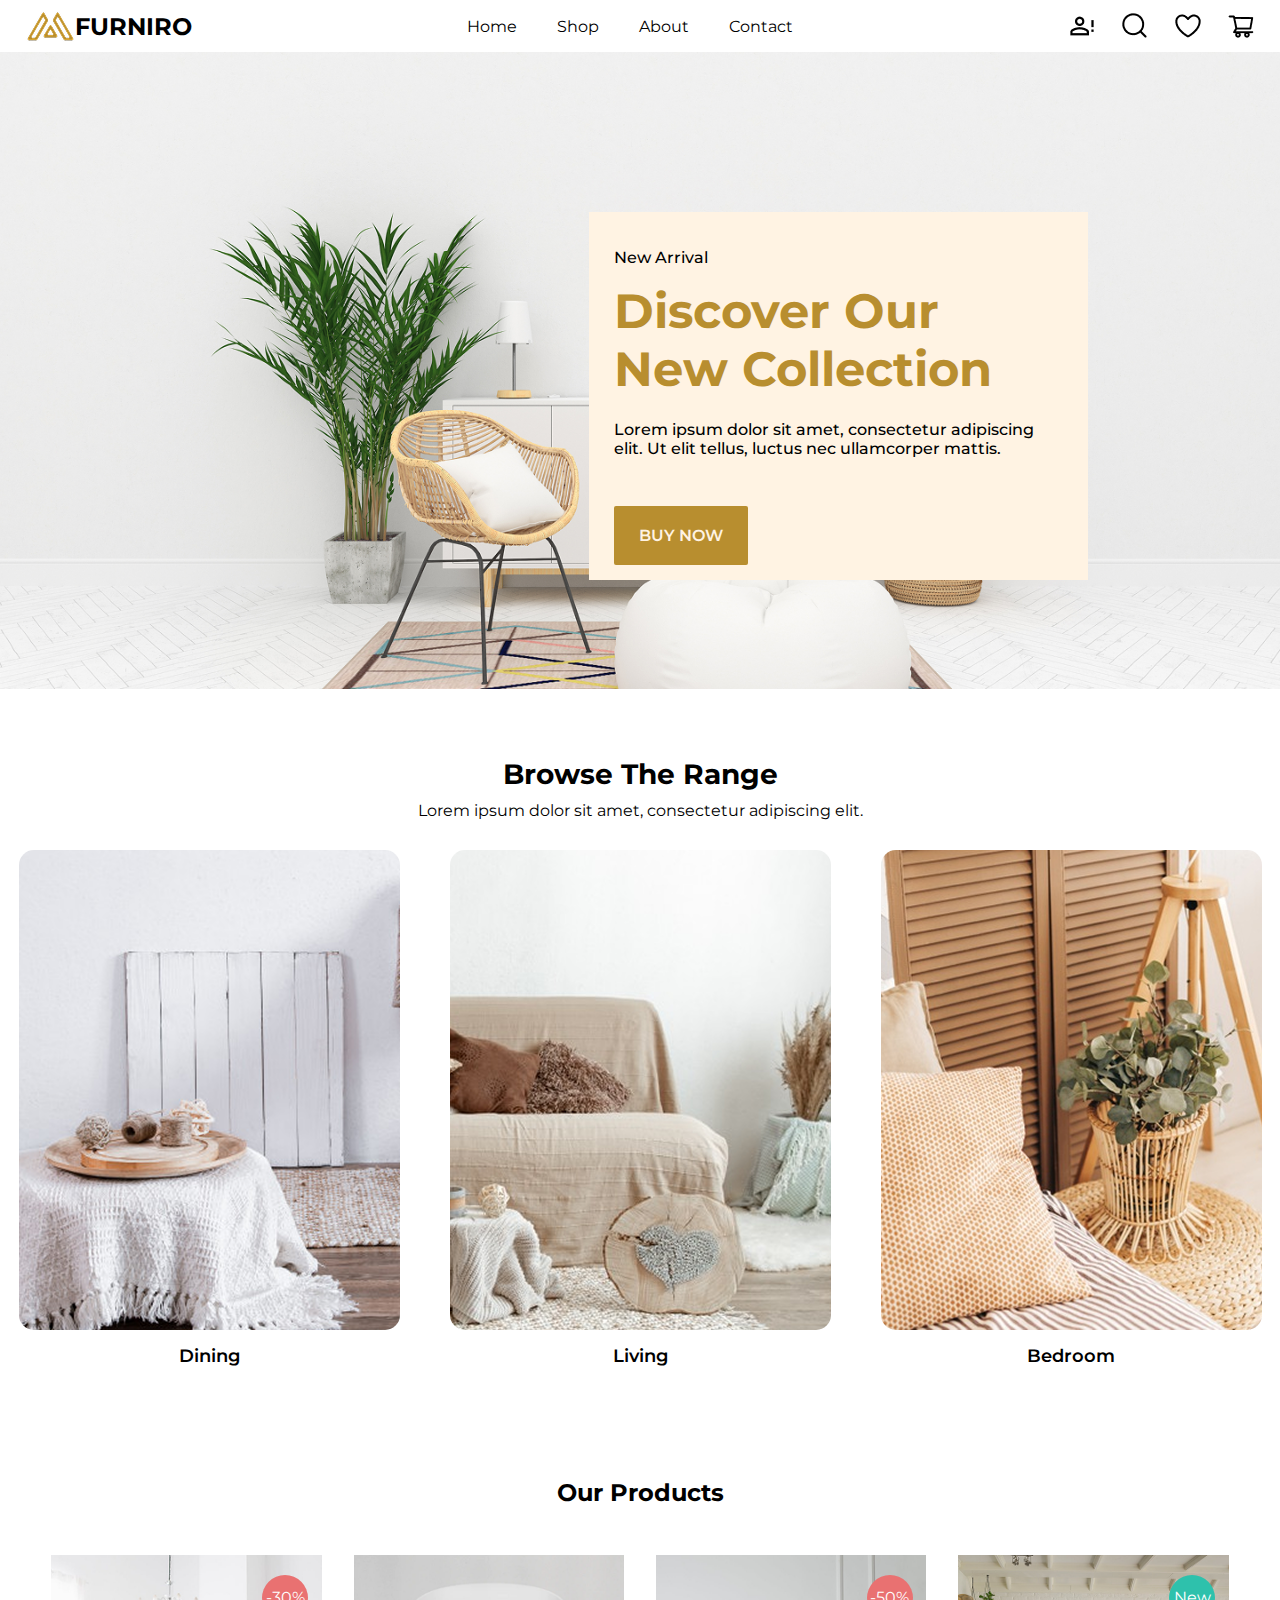
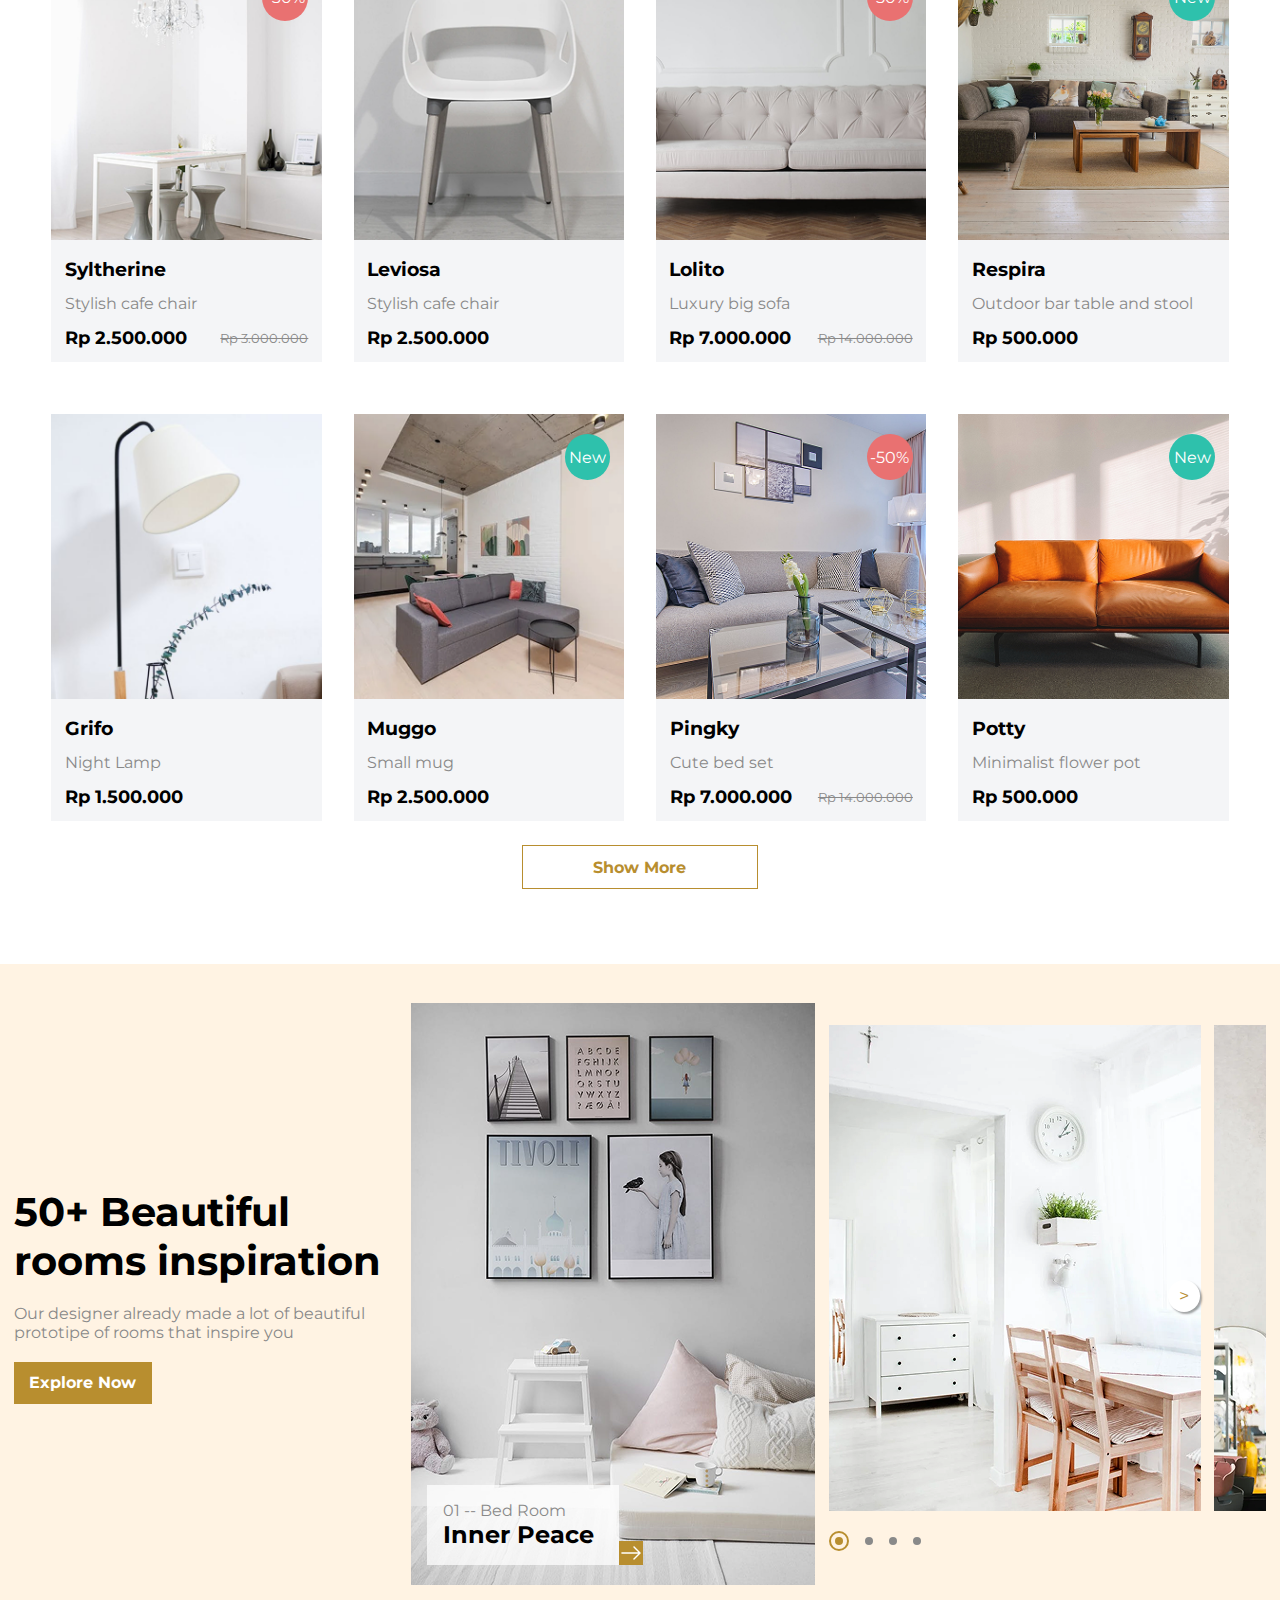
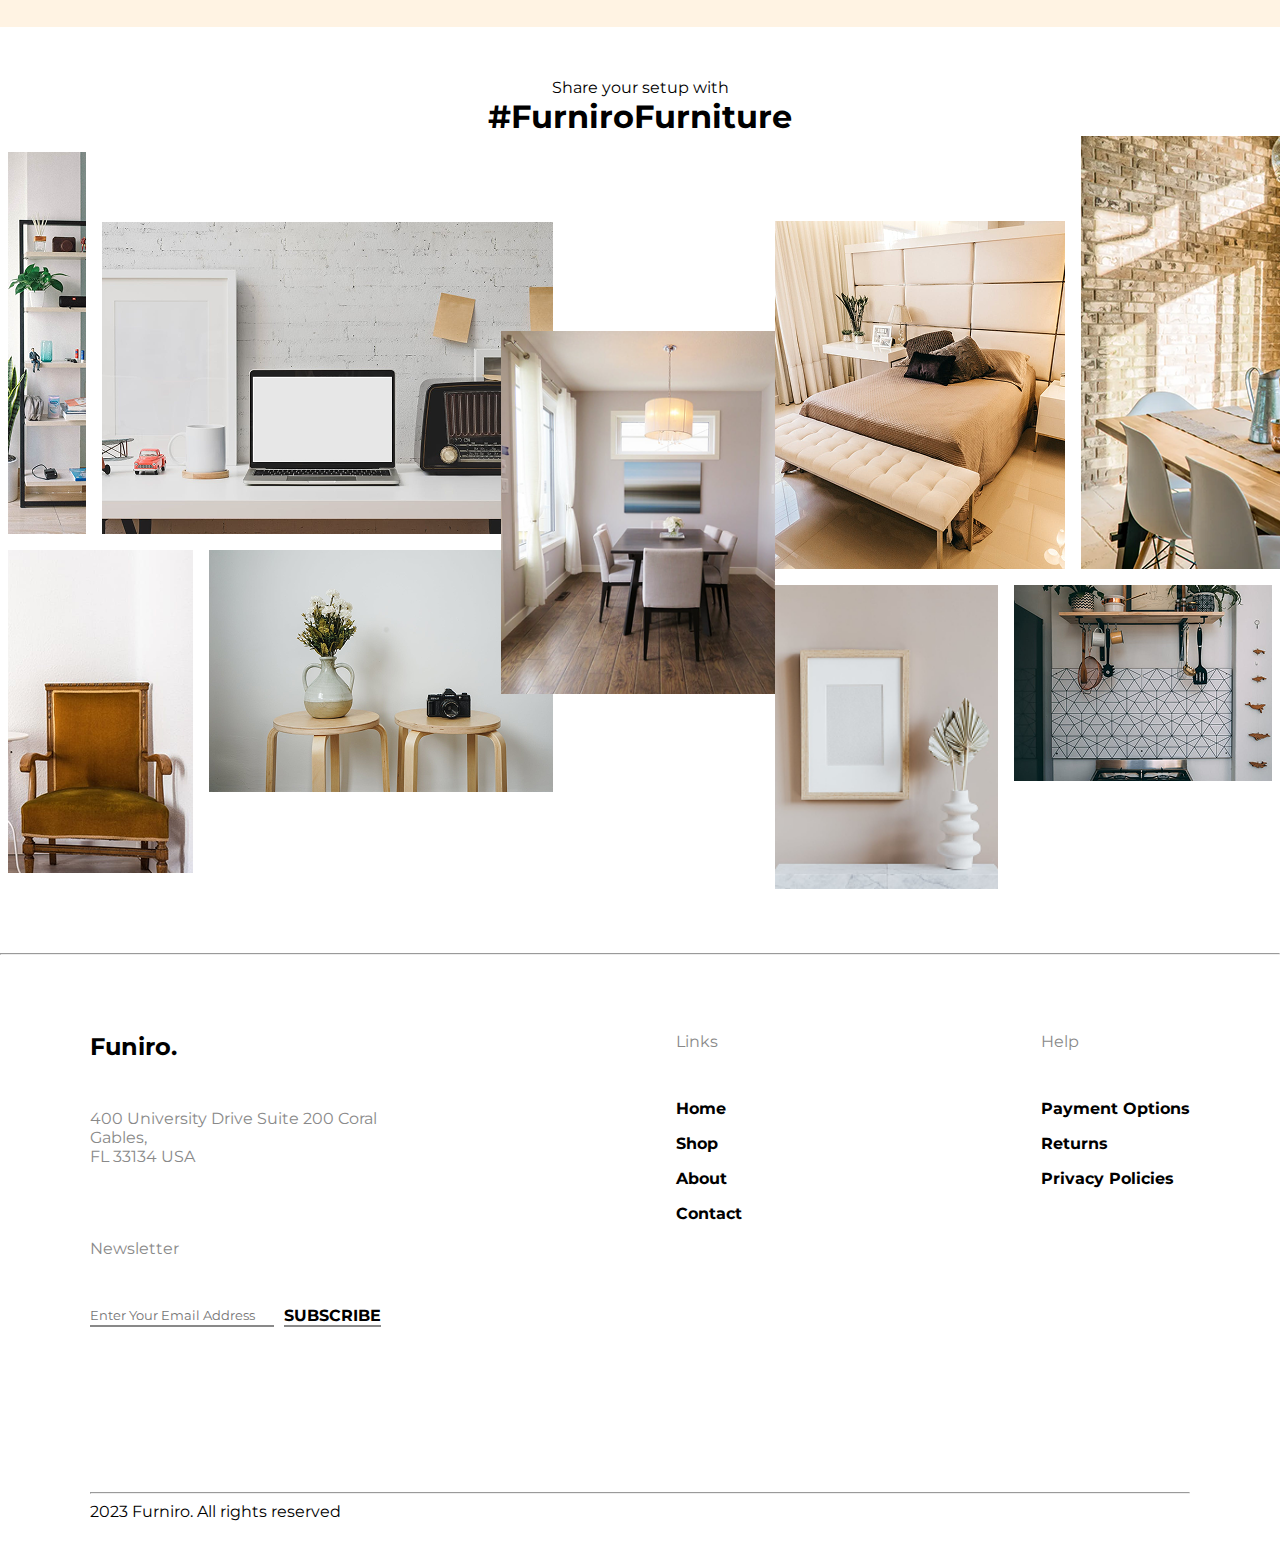
<file: index.html>
<!DOCTYPE html>
<html lang="en">
<head>
    <meta charset="UTF-8">
    <meta name="viewport" content="width=device-width, initial-scale=1.0">
    <title>Furniro</title>
    <link rel="stylesheet" href="style.css">
    <link rel="preconnect" href="https://fonts.googleapis.com">
    <link rel="preconnect" href="https://fonts.gstatic.com" crossorigin>
    <link href="https://fonts.googleapis.com/css2?family=Montserrat:ital,wght@0,100..900;1,100..900&display=swap" rel="stylesheet">
</head>
<body>
    
    <div class="nav-background">
        <div class="header-logo">
            <img src="icon/Meubel House_Logos-05.png" alt="">
            <p>FURNIRO</p>
        </div>

        <nav class="nav">
            <a href="index.html">Home</a>

            <a href="index2.html">Shop</a>

            <a href="">About</a>

            <a href="">Contact</a>
        </nav>

        <div class="icons">
            <img src="icon/mdi_account-alert-outline.png" alt="">

            <img src="icon/akar-icons_search.png" alt="">

            <img src="icon/akar-icons_heart.png" alt="">
            
            <img src="icon/ant-design_shopping-cart-outlined.png" alt="">
        </div>
    </div>

    <div class="banner-background">
        <img src="picture/main/scandinavian-interior-mockup-wall-decal-background 1.png" alt="" width="100%">
        <div class="banner">
            <p>New Arrival</p>
            <h1 id="color-B88E2F">Discover Our <br> New Collection</h1>
            <p id="desc-lorem">
                Lorem ipsum dolor sit amet, consectetur adipiscing elit.
                Ut elit tellus, luctus nec ullamcorper mattis.
            </p>
            <p class="btn-buynow"><a href="index2.html">BUY NOW</a></p>
        </div>
    </div>
    
    <div class="browsing">
        <div>
            <div class="browse-head">
                <span>
                    <p id="browse-head">Browse The Range</p>
                </span>
                <span>
                    <p>Lorem ipsum dolor sit amet, consectetur adipiscing elit.</p>
                </span>
            </div>

            <div class="browse-category">
                <div class="img-category">
                    <img src="picture/BrowseTheRange/image 106.png" alt="Dining">
                    <p>Dining</p>
                </div>

                <div class="img-category">
                    <img src="picture/BrowseTheRange/image 100.png" alt="Living">
                    <p>Living</p>
                </div>

                <div class="img-category">
                    <img src="picture/BrowseTheRange/image 101.png" alt="Bedroom">
                    <p>Bedroom</p>
                </div>
            </div>
        </div>
    </div>

    <div class="products">
        <h2>Our Products</h2>
        <div class="products-list">
            <div class="products-list-type">
                <div class="discount-badge">-30%</div>
                <img src="picture/OurProducts/image 1.png" alt="">
                <h3 class="products-name">Syltherine</h3>
                <p class="products-blur-name">Stylish cafe chair</p>
                <div class="pricing">
                    <div class="discount-price">Rp 2.500.000</div>
                    <div class="normal-price">Rp 3.000.000</div>
                </div>

                <div class="product-overlay">
                    <a href="" class="add-to-cart">Add to Cart</a>
                    <div class="product-action">
                        <span><p></p>Share</span>
                        <span><p></p>Compare</span>
                        <span><p></p>Like</span>
                    </div>
                </div>
            </div>

            <div class="products-list-type">
                <img src="picture/OurProducts/image 2.png" alt="">
                <h3 class="products-name">Leviosa</h3>
                <p class="products-blur-name">Stylish cafe chair</p>
                <div class="pricing">
                    <div class="discount-price">Rp 2.500.000</div>
                </div>

                <div class="product-overlay">
                    <a href="" class="add-to-cart">Add to Cart</a>
                    <div class="product-action">
                        <span><p></p>Share</span>
                        <span><p></p>Compare</span>
                        <span><p></p>Like</span>
                    </div>
                </div>
            </div>

            <div class="products-list-type">
                <div class="discount-badge">-50%</div>
                <img src="picture/OurProducts/image 3.png" alt="">
                <h3 class="products-name">Lolito</h3>
                <p class="products-blur-name">Luxury big sofa</p>
                <div class="pricing">
                    <div class="discount-price">Rp 7.000.000</div>
                    <div class="normal-price">Rp 14.000.000</div>
                </div>

                <div class="product-overlay">
                    <a href="" class="add-to-cart">Add to Cart</a>
                    <div class="product-action">
                        <span><p></p>Share</span>
                        <span><p></p>Compare</span>
                        <span><p></p>Like</span>
                    </div>
                </div>
            </div>

            <div class="products-list-type">
                <div class="new-badge">New</div>
                <img src="picture/OurProducts/image 4.png" alt="" style="object-fit: cover;">
                <h3 class="products-name">Respira</h3>
                <p class="products-blur-name">Outdoor bar table and stool</p>
                <div class="pricing">
                    <div class="discount-price">Rp 500.000</div>
                </div>

                <div class="product-overlay">
                    <a href="" class="add-to-cart">Add to Cart</a>
                    <div class="product-action">
                        <span><p></p>Share</span>
                        <span><p></p>Compare</span>
                        <span><p></p>Like</span>
                    </div>
                </div>
            </div>
        </div>
    </div>

    <div class="products">
        <div class="products-list">
            <div class="products-list-type">
                <img src="picture/OurProducts/Image 5.png" alt="">
                <h3 class="products-name">Grifo</h3>
                <p class="products-blur-name">Night Lamp</p>
                <div class="pricing">
                    <div class="discount-price">Rp 1.500.000</div>
                </div>

                <div class="product-overlay">
                    <a href="" class="add-to-cart">Add to Cart</a>
                    <div class="product-action">
                        <span><p></p>Share</span>
                        <span><p></p>Compare</span>
                        <span><p></p>Like</span>
                    </div>
                </div>
            </div>

            <div class="products-list-type">
                <div class="new-badge">New</div>
                <img src="picture/OurProducts/image 6.png" alt="">
                <h3 class="products-name">Muggo</h3>
                <p class="products-blur-name">Small mug</p>
                <div class="pricing">
                    <div class="discount-price">Rp 2.500.000</div>
                </div>

                <div class="product-overlay">
                    <a href="" class="add-to-cart">Add to Cart</a>
                    <div class="product-action">
                        <span><p></p>Share</span>
                        <span><p></p>Compare</span>
                        <span><p></p>Like</span>
                    </div>
                </div>
            </div>

            <div class="products-list-type">
                <div class="discount-badge">-50%</div>
                <img src="picture/OurProducts/image 7.png" alt="">
                <h3 class="products-name">Pingky</h3>
                <p class="products-blur-name">Cute bed set</p>
                <div class="pricing">
                    <div class="discount-price">Rp 7.000.000</div>
                    <div class="normal-price">Rp 14.000.000</div>
                </div>

                <div class="product-overlay">
                    <a href="" class="add-to-cart">Add to Cart</a>
                    <div class="product-action">
                        <span><p></p>Share</span>
                        <span><p></p>Compare</span>
                        <span><p></p>Like</span>
                    </div>
                </div>
            </div>

            <div class="products-list-type">
                <div class="new-badge">New</div>
                <img src="picture/OurProducts/image 8.png" alt="" style="object-fit: cover;">
                <h3 class="products-name">Potty</h3>
                <p class="products-blur-name">Minimalist flower pot</p>
                <div class="pricing">
                    <div class="discount-price">Rp 500.000</div>
                </div>

                <div class="product-overlay">
                    <a href="" class="add-to-cart">Add to Cart</a>
                    <div class="product-action">
                        <span><p></p>Share</span>
                        <span><p></p>Compare</span>
                        <span><p></p>Like</span>
                    </div>
                </div>
            </div>
        </div>
        <a id="btn-showmore" href="index2.html">
            <div class="btn-showmore">Show More</div>
        </a>
    </div>

    <div class="room-inspiration">
        <div class="room-inspiraiton-details">
            <h1 id="inspiration-text">50+ Beautiful rooms inspiration</h1>
            <p id="inspiration-desc">
                Our designer already made a lot of beautiful prototipe of rooms that inspire you
            </p>
            <div id="explore-style">
                <a class="btn-explore" href="">Explore Now</a>
            </div>
        </div>
        <div class="inspiration-room-card">
            <img src="picture/example/Rectangle 24.png" alt="">
            <div class="labeling">
                <div class="room-name">
                    <p id="name-room">01 -- Bed Room</p>
                    <h3 id="inner-peace">Inner Peace</h3>
                </div>
                <div class="room-arrow">
                    <img src="icon/Right 16px.png" alt="">
                </div>
            </div>
        </div>
        <div class="inspiration-img">
            <div>
                <img src="picture/example/Rectangle 25.png" alt="">
                <div class="slide-container">
                    <div class="slide-active">
                        <div class="slide-circle"></div>
                    </div>
                    <div class="slide-circle"></div>
                    <div class="slide-circle"></div>
                    <div class="slide-circle"></div>
                </div>
            </div>
        </div>
        <div class="inspiration-img">
            <div style="margin: 0 0 100% 0;">
                <img src="picture/example/Rectangle 26.png" alt="">
            </div>
        </div>
        <div class="slide-show">
            <a href=""> > </a>
        </div>
    </div>

    <div class="sharing-setup">
        <p>Share your setup with</p>
        <h1>#FurniroFurniture</h1>
        <div class="sharing-gallery">
            <div class="gallery">
                <div class="gallery-img-up">
                    <img src="picture/FuniroFurniture/Rectangle 36.png" alt="">
                    <img src="picture/FuniroFurniture/Rectangle 38.png" alt="">
                </div>
                <div class="gallery-img-bottom">
                    <img src="picture/FuniroFurniture/Rectangle 37.png" alt="">
                    <img src="picture/FuniroFurniture/Rectangle 39.png" alt="">
                </div>
            </div>

            <div class="gallery-img">
                <img src="picture/FuniroFurniture/Rectangle 40.png" alt="">
            </div>

            <div class="gallery">
                <div class="gallery-img-up">
                    <img src="picture/FuniroFurniture/Rectangle 43.png" alt="">
                    <img src="picture/FuniroFurniture/Rectangle 45.png" alt="">
                </div>
                <div class="gallery-img-bottom">
                    <img src="picture/FuniroFurniture/Rectangle 41.png" alt="">
                    <img src="picture/FuniroFurniture/Rectangle 44.png" alt="">
                </div>
            </div>
        </div>
    </div>

    <footer style="margin: 5% 0 0 0;">
        <hr>
        <div class="footer">
            <div class="footer-container">
                <div class="footer-column">
                    <h2 class="footer-logo">Funiro.</h2>
                    <p id="color-898989">
                        400 University Drive Suite 200 Coral <br>Gables,<br>
                        FL 33134 USA
                    </p>
                </div>

                <div class="footer-column">
                    <p class="column-title">Links</p>
                    <ul>
                        <li><a href="#">Home</a></li>
                        <li><a href="#">Shop</a></li>
                        <li><a href="#">About</a></li>
                        <li><a href="#">Contact</a></li>
                    </ul>
                </div>

                <div class="footer-column">
                    <p class="column-title">Help</p>
                    <ul>
                        <li><a href="#">Payment Options</a></li>
                        <li><a href="#">Returns</a></li>
                        <li><a href="#">Privacy Policies</a></li>
                    </ul>
                </div>

                <div class="footer-column">
                    <p class="column-title">Newsletter</p>
                    <div class="newsletter-form">
                        <input type="email" placeholder="Enter Your Email Address">
                        <a href="#">SUBSCRIBE</a>
                    </div>
                </div>
            </div> 

            <hr>
            <div class="footer-copyright">
                <p>2023 Furniro. All rights reserved</p>
            </div>
        </div>
    </footer>

</body>
</html>
</file>
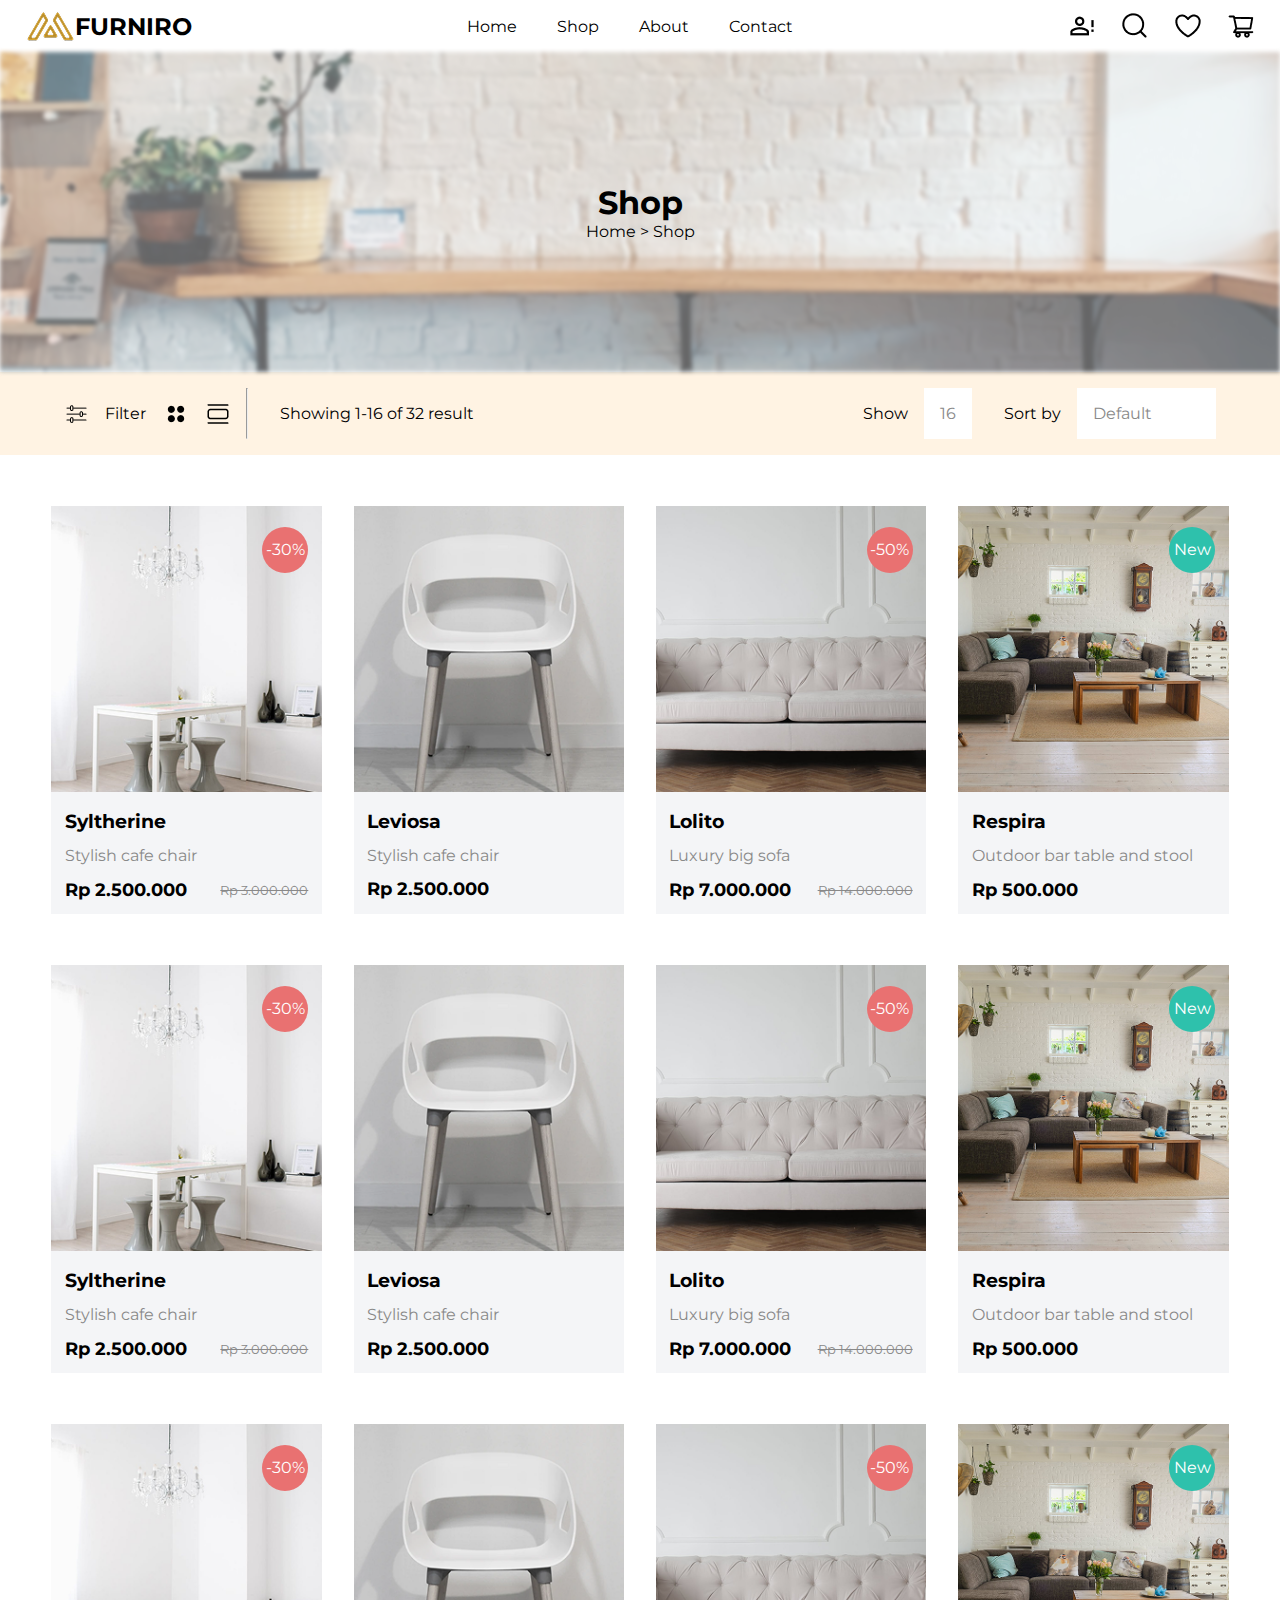
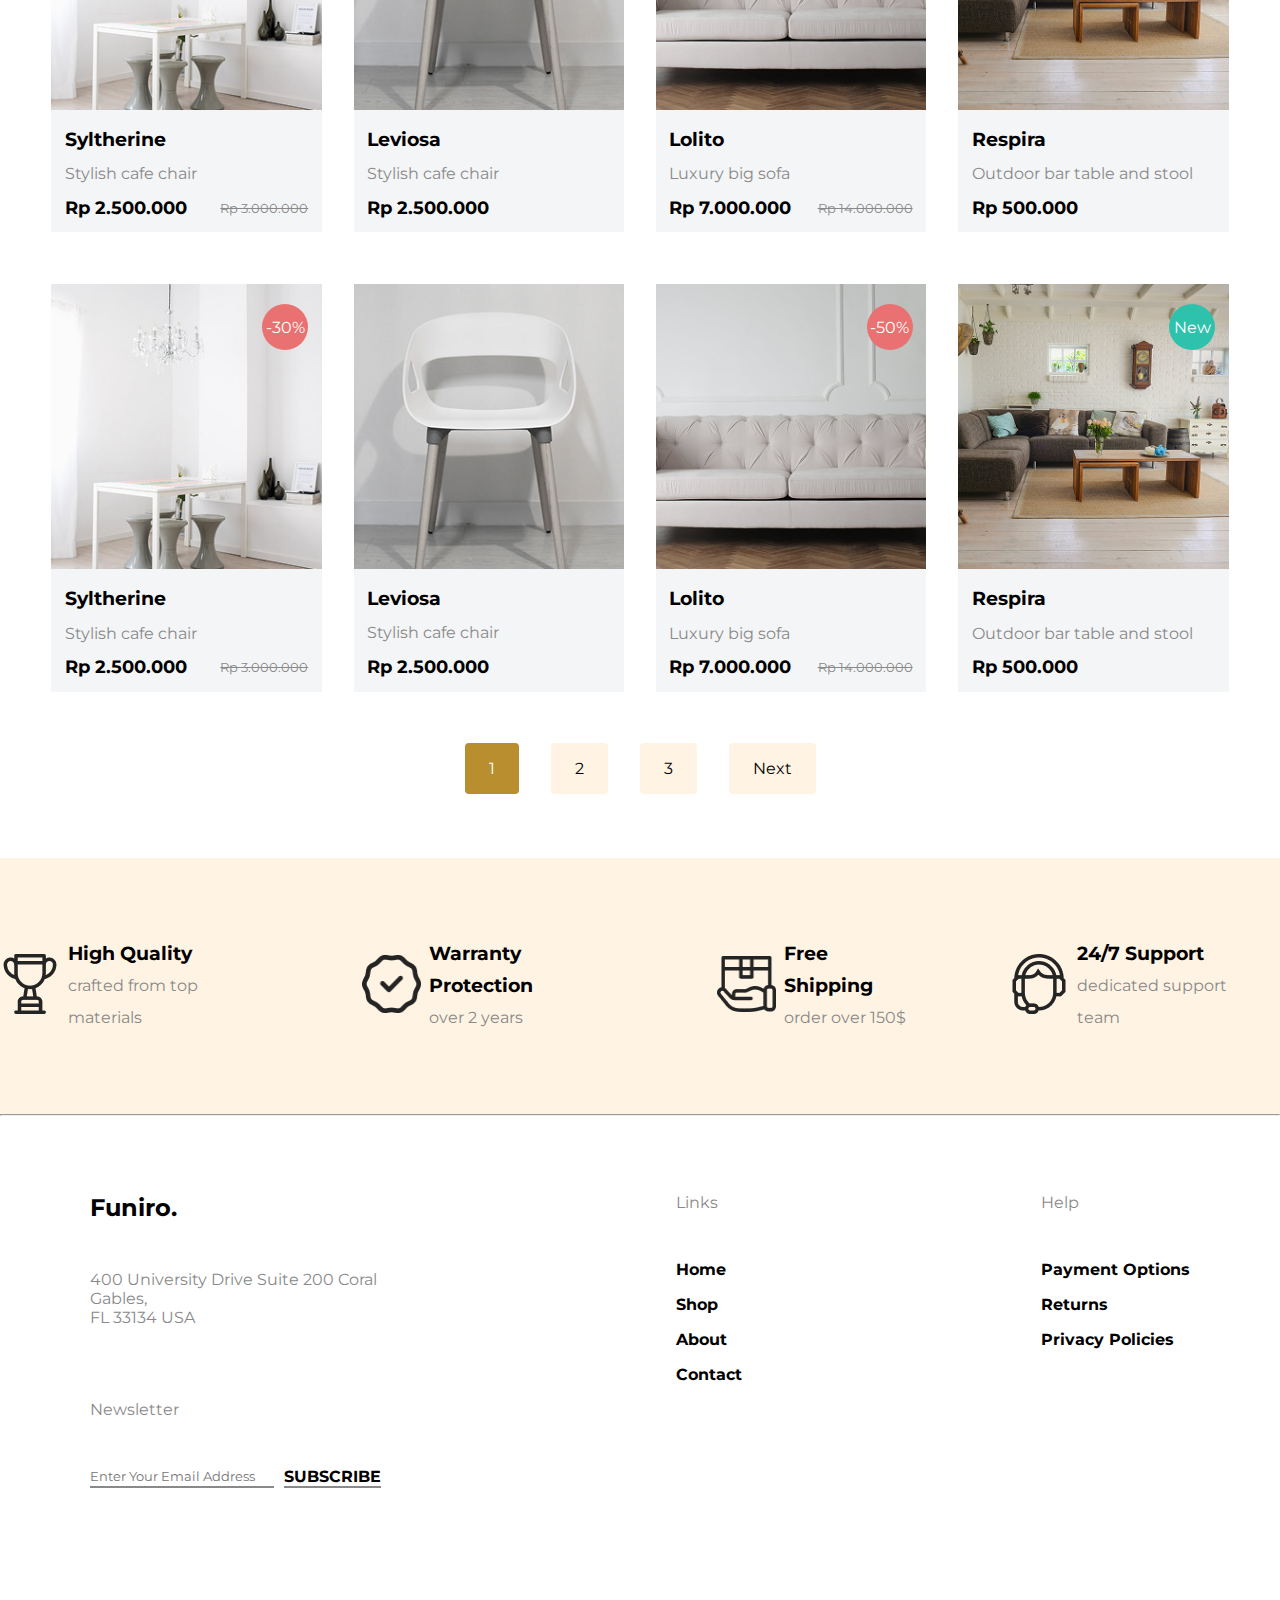
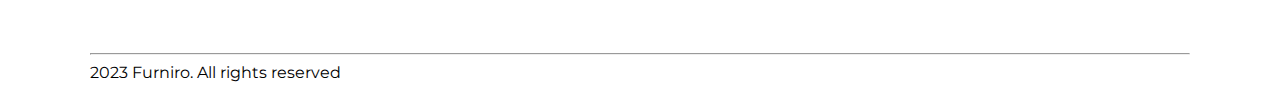
<file: index2.html>
<!DOCTYPE html>
<html lang="en">
<head>
    <meta charset="UTF-8">
    <meta name="viewport" content="width=device-width, initial-scale=1.0">
    <title>Furniro</title>
    <link rel="stylesheet" href="style.css">
    <link rel="preconnect" href="https://fonts.googleapis.com">
    <link rel="preconnect" href="https://fonts.gstatic.com" crossorigin>
    <link href="https://fonts.googleapis.com/css2?family=Montserrat:ital,wght@0,100..900;1,100..900&display=swap" rel="stylesheet">
</head>
<body>
    
    <div class="nav-background">
        <div class="header-logo">
            <img src="icon/Meubel House_Logos-05.png" alt="">
            <p>FURNIRO</p>
        </div>

        <nav class="nav">
            <a href="index.html">Home</a>

            <a href="index2.html">Shop</a>

            <a href="">About</a>

            <a href="">Contact</a>
        </nav>

        <div class="icons">
            <img src="icon/mdi_account-alert-outline.png" alt="">

            <img src="icon/akar-icons_search.png" alt="">

            <img src="icon/akar-icons_heart.png" alt="">
            
            <img src="icon/ant-design_shopping-cart-outlined.png" alt="">
        </div>
    </div>

    <div class="shop-img">
        <img src="picture/example/Rectangle 1.jpg" alt="">
        <div class="shop-label">
            <div>
                <h1>Shop</h1>
            </div>
            <div>
                <p>Home > <span>
                    Shop
                </span></p>
            </div>
        </div>
    </div>

    <div class="nav-filter">
        <div class="filter-left">
            <div class="filter-icons">
                <img src="icon/system-uicons_filtering.png" alt="">
                <p>Filter</p>
                <img src="icon/ci_grid-big-round.png" alt="">
                <img src="icon/bi_view-list.png" alt="">
            </div>
            <hr>
            <div style="margin: 1rem 2rem;">
                <p>Showing 1-16 of 32 result</p>
            </div>
        </div>
        <div class="result-right">
            <div class="result">
                <p>Show</p>
                <span id="result-box"><p>16</p></span>
            </div>
            <div class="result">
                <p>Sort by</p>
                <span id="result-box-2"><p>Default</p></span>
            </div>
        </div>
    </div>

    <div class="products">
        <div class="products-list">
            <div class="products-list-type">
                <div class="discount-badge">-30%</div>
                <img src="picture/OurProducts/image 1.png" alt="">
                <h3 class="products-name">Syltherine</h3>
                <p class="products-blur-name">Stylish cafe chair</p>
                <div class="pricing">
                    <div class="discount-price">Rp 2.500.000</div>
                    <div class="normal-price">Rp 3.000.000</div>
                </div>

                <div class="product-overlay">
                    <a href="index3.html" class="add-to-cart">Add to Cart</a>
                    <div class="product-action">
                        <span><p></p>Share</span>
                        <span><p></p>Compare</span>
                        <span><p></p>Like</span>
                    </div>
                </div>
            </div>

            <div class="products-list-type">
                <img src="picture/OurProducts/image 2.png" alt="">
                <h3 class="products-name">Leviosa</h3>
                <p class="products-blur-name">Stylish cafe chair</p>
                <div class="pricing">
                    <div class="discount-price">Rp 2.500.000</div>
                </div>

                <div class="product-overlay">
                    <a href="index3.html" class="add-to-cart">Add to Cart</a>
                    <div class="product-action">
                        <span><p></p>Share</span>
                        <span><p></p>Compare</span>
                        <span><p></p>Like</span>
                    </div>
                </div>
            </div>

            <div class="products-list-type">
                <div class="discount-badge">-50%</div>
                <img src="picture/OurProducts/image 3.png" alt="">
                <h3 class="products-name">Lolito</h3>
                <p class="products-blur-name">Luxury big sofa</p>
                <div class="pricing">
                    <div class="discount-price">Rp 7.000.000</div>
                    <div class="normal-price">Rp 14.000.000</div>
                </div>

                <div class="product-overlay">
                    <a href="index3.html" class="add-to-cart">Add to Cart</a>
                    <div class="product-action">
                        <span><p></p>Share</span>
                        <span><p></p>Compare</span>
                        <span><p></p>Like</span>
                    </div>
                </div>
            </div>

            <div class="products-list-type">
                <div class="new-badge">New</div>
                <img src="picture/OurProducts/image 4.png" alt="" style="object-fit: cover;">
                <h3 class="products-name">Respira</h3>
                <p class="products-blur-name">Outdoor bar table and stool</p>
                <div class="pricing">
                    <div class="discount-price">Rp 500.000</div>
                </div>

                <div class="product-overlay">
                    <a href="index3.html" class="add-to-cart">Add to Cart</a>
                    <div class="product-action">
                        <span><p></p>Share</span>
                        <span><p></p>Compare</span>
                        <span><p></p>Like</span>
                    </div>
                </div>
            </div>
        </div>
    </div>

    <div class="products">
        <div class="products-list">
            <div class="products-list-type">
                <div class="discount-badge">-30%</div>
                <img src="picture/OurProducts/image 1.png" alt="">
                <h3 class="products-name">Syltherine</h3>
                <p class="products-blur-name">Stylish cafe chair</p>
                <div class="pricing">
                    <div class="discount-price">Rp 2.500.000</div>
                    <div class="normal-price">Rp 3.000.000</div>
                </div>

                <div class="product-overlay">
                    <a href="index3.html" class="add-to-cart">Add to Cart</a>
                    <div class="product-action">
                        <span><p></p>Share</span>
                        <span><p></p>Compare</span>
                        <span><p></p>Like</span>
                    </div>
                </div>
            </div>

            <div class="products-list-type">
                <img src="picture/OurProducts/image 2.png" alt="">
                <h3 class="products-name">Leviosa</h3>
                <p class="products-blur-name">Stylish cafe chair</p>
                <div class="pricing">
                    <div class="discount-price">Rp 2.500.000</div>
                </div>

                <div class="product-overlay">
                    <a href="index3.html" class="add-to-cart">Add to Cart</a>
                    <div class="product-action">
                        <span><p></p>Share</span>
                        <span><p></p>Compare</span>
                        <span><p></p>Like</span>
                    </div>
                </div>
            </div>

            <div class="products-list-type">
                <div class="discount-badge">-50%</div>
                <img src="picture/OurProducts/image 3.png" alt="">
                <h3 class="products-name">Lolito</h3>
                <p class="products-blur-name">Luxury big sofa</p>
                <div class="pricing">
                    <div class="discount-price">Rp 7.000.000</div>
                    <div class="normal-price">Rp 14.000.000</div>
                </div>

                <div class="product-overlay">
                    <a href="index3.html" class="add-to-cart">Add to Cart</a>
                    <div class="product-action">
                        <span><p></p>Share</span>
                        <span><p></p>Compare</span>
                        <span><p></p>Like</span>
                    </div>
                </div>
            </div>

            <div class="products-list-type">
                <div class="new-badge">New</div>
                <img src="picture/OurProducts/image 4.png" alt="" style="object-fit: cover;">
                <h3 class="products-name">Respira</h3>
                <p class="products-blur-name">Outdoor bar table and stool</p>
                <div class="pricing">
                    <div class="discount-price">Rp 500.000</div>
                </div>

                <div class="product-overlay">
                    <a href="index3.html" class="add-to-cart">Add to Cart</a>
                    <div class="product-action">
                        <span><p></p>Share</span>
                        <span><p></p>Compare</span>
                        <span><p></p>Like</span>
                    </div>
                </div>
            </div>
        </div>
    </div>

    <div class="products">
        <div class="products-list">
            <div class="products-list-type">
                <div class="discount-badge">-30%</div>
                <img src="picture/OurProducts/image 1.png" alt="">
                <h3 class="products-name">Syltherine</h3>
                <p class="products-blur-name">Stylish cafe chair</p>
                <div class="pricing">
                    <div class="discount-price">Rp 2.500.000</div>
                    <div class="normal-price">Rp 3.000.000</div>
                </div>

                <div class="product-overlay">
                    <a href="index3.html" class="add-to-cart">Add to Cart</a>
                    <div class="product-action">
                        <span><p></p>Share</span>
                        <span><p></p>Compare</span>
                        <span><p></p>Like</span>
                    </div>
                </div>
            </div>

            <div class="products-list-type">
                <img src="picture/OurProducts/image 2.png" alt="">
                <h3 class="products-name">Leviosa</h3>
                <p class="products-blur-name">Stylish cafe chair</p>
                <div class="pricing">
                    <div class="discount-price">Rp 2.500.000</div>
                </div>

                <div class="product-overlay">
                    <a href="index3.html" class="add-to-cart">Add to Cart</a>
                    <div class="product-action">
                        <span><p></p>Share</span>
                        <span><p></p>Compare</span>
                        <span><p></p>Like</span>
                    </div>
                </div>
            </div>

            <div class="products-list-type">
                <div class="discount-badge">-50%</div>
                <img src="picture/OurProducts/image 3.png" alt="">
                <h3 class="products-name">Lolito</h3>
                <p class="products-blur-name">Luxury big sofa</p>
                <div class="pricing">
                    <div class="discount-price">Rp 7.000.000</div>
                    <div class="normal-price">Rp 14.000.000</div>
                </div>

                <div class="product-overlay">
                    <a href="index3.html" class="add-to-cart">Add to Cart</a>
                    <div class="product-action">
                        <span><p></p>Share</span>
                        <span><p></p>Compare</span>
                        <span><p></p>Like</span>
                    </div>
                </div>
            </div>

            <div class="products-list-type">
                <div class="new-badge">New</div>
                <img src="picture/OurProducts/image 4.png" alt="" style="object-fit: cover;">
                <h3 class="products-name">Respira</h3>
                <p class="products-blur-name">Outdoor bar table and stool</p>
                <div class="pricing">
                    <div class="discount-price">Rp 500.000</div>
                </div>

                <div class="product-overlay">
                    <a href="index3.html" class="add-to-cart">Add to Cart</a>
                    <div class="product-action">
                        <span><p></p>Share</span>
                        <span><p></p>Compare</span>
                        <span><p></p>Like</span>
                    </div>
                </div>
            </div>
        </div>
    </div>

    <div class="products">
        <div class="products-list">
            <div class="products-list-type">
                <div class="discount-badge">-30%</div>
                <img src="picture/OurProducts/image 1.png" alt="">
                <h3 class="products-name">Syltherine</h3>
                <p class="products-blur-name">Stylish cafe chair</p>
                <div class="pricing">
                    <div class="discount-price">Rp 2.500.000</div>
                    <div class="normal-price">Rp 3.000.000</div>
                </div>

                <div class="product-overlay">
                    <a href="index3.html" class="add-to-cart">Add to Cart</a>
                    <div class="product-action">
                        <span><p></p>Share</span>
                        <span><p></p>Compare</span>
                        <span><p></p>Like</span>
                    </div>
                </div>
            </div>

            <div class="products-list-type">
                <img src="picture/OurProducts/image 2.png" alt="">
                <h3 class="products-name">Leviosa</h3>
                <p class="products-blur-name">Stylish cafe chair</p>
                <div class="pricing">
                    <div class="discount-price">Rp 2.500.000</div>
                </div>

                <div class="product-overlay">
                    <a href="index3.html" class="add-to-cart">Add to Cart</a>
                    <div class="product-action">
                        <span><p></p>Share</span>
                        <span><p></p>Compare</span>
                        <span><p></p>Like</span>
                    </div>
                </div>
            </div>

            <div class="products-list-type">
                <div class="discount-badge">-50%</div>
                <img src="picture/OurProducts/image 3.png" alt="">
                <h3 class="products-name">Lolito</h3>
                <p class="products-blur-name">Luxury big sofa</p>
                <div class="pricing">
                    <div class="discount-price">Rp 7.000.000</div>
                    <div class="normal-price">Rp 14.000.000</div>
                </div>

                <div class="product-overlay">
                    <a href="index3.html" class="add-to-cart">Add to Cart</a>
                    <div class="product-action">
                        <span><p></p>Share</span>
                        <span><p></p>Compare</span>
                        <span><p></p>Like</span>
                    </div>
                </div>
            </div>

            <div class="products-list-type">
                <div class="new-badge">New</div>
                <img src="picture/OurProducts/image 4.png" alt="" style="object-fit: cover;">
                <h3 class="products-name">Respira</h3>
                <p class="products-blur-name">Outdoor bar table and stool</p>
                <div class="pricing">
                    <div class="discount-price">Rp 500.000</div>
                </div>

                <div class="product-overlay">
                    <a href="index3.html" class="add-to-cart">Add to Cart</a>
                    <div class="product-action">
                        <span><p></p>Share</span>
                        <span><p></p>Compare</span>
                        <span><p></p>Like</span>
                    </div>
                </div>
            </div>
        </div>
    </div>

    <div class="pagination">
        <div class="pagination-list">
            <div id="pagination-selected"><a href="">
                1
            </a></div>
            <div id="pagination-unselected"><a href="">
                2
            </a></div>
            <div id="pagination-unselected"><a href="">
                3
            </a></div>
            <div id="pagination-unselected"><a href="">
                Next
            </a></div>
        </div>
    </div>

    <div class="quality-banner">
        <div class="banner-listing">
            <div class="quality-banner-type">
                <div>
                    <img src="icon/trophy 1.png" alt="">
                </div>
                <div id="spacing">
                    <h3>High Quality</h3>
                    <p><span id="color-898989">crafted from top materials</span></p>
                </div>
            </div>

            <div class="quality-banner-type">
                <div>
                    <img src="icon/guarantee.png" alt="">
                </div>
                <div id="spacing">
                    <h3>Warranty Protection</h3>
                    <p><span id="color-898989">over 2 years</span></p>
                </div>
            </div>

            <div class="quality-banner-type">
                <div>
                    <img src="icon/shipping.png" alt="">
                </div>
                <div id="spacing">
                    <h3>Free Shipping</h3>
                    <p><span id="color-898989">order over 150$</span></p>
                </div>
            </div>

            <div class="quality-banner-type">
                <div>
                    <img src="icon/customer-support.png" alt="">
                </div>
                <div id="spacing">
                    <h3>24/7 Support</h3>
                    <p><span id="color-898989">dedicated support team</span></p>
                </div>
            </div>
        </div>
    </div>

    <footer>
        <hr>
        <div class="footer">
            <div class="footer-container">
                <div class="footer-column">
                    <h2 class="footer-logo">Funiro.</h2>
                    <p id="color-898989">
                        400 University Drive Suite 200 Coral <br>Gables,<br>
                        FL 33134 USA
                    </p>
                </div>

                <div class="footer-column">
                    <p class="column-title">Links</p>
                    <ul>
                        <li><a href="#">Home</a></li>
                        <li><a href="#">Shop</a></li>
                        <li><a href="#">About</a></li>
                        <li><a href="#">Contact</a></li>
                    </ul>
                </div>

                <div class="footer-column">
                    <p class="column-title">Help</p>
                    <ul>
                        <li><a href="#">Payment Options</a></li>
                        <li><a href="#">Returns</a></li>
                        <li><a href="#">Privacy Policies</a></li>
                    </ul>
                </div>

                <div class="footer-column">
                    <p class="column-title">Newsletter</p>
                    <div class="newsletter-form">
                        <input type="email" placeholder="Enter Your Email Address">
                        <a href="#">SUBSCRIBE</a>
                    </div>
                </div>
            </div> 

            <hr>
            <div class="footer-copyright">
                <p>2023 Furniro. All rights reserved</p>
            </div>
        </div>
    </footer>

</body>
</html>
</file>
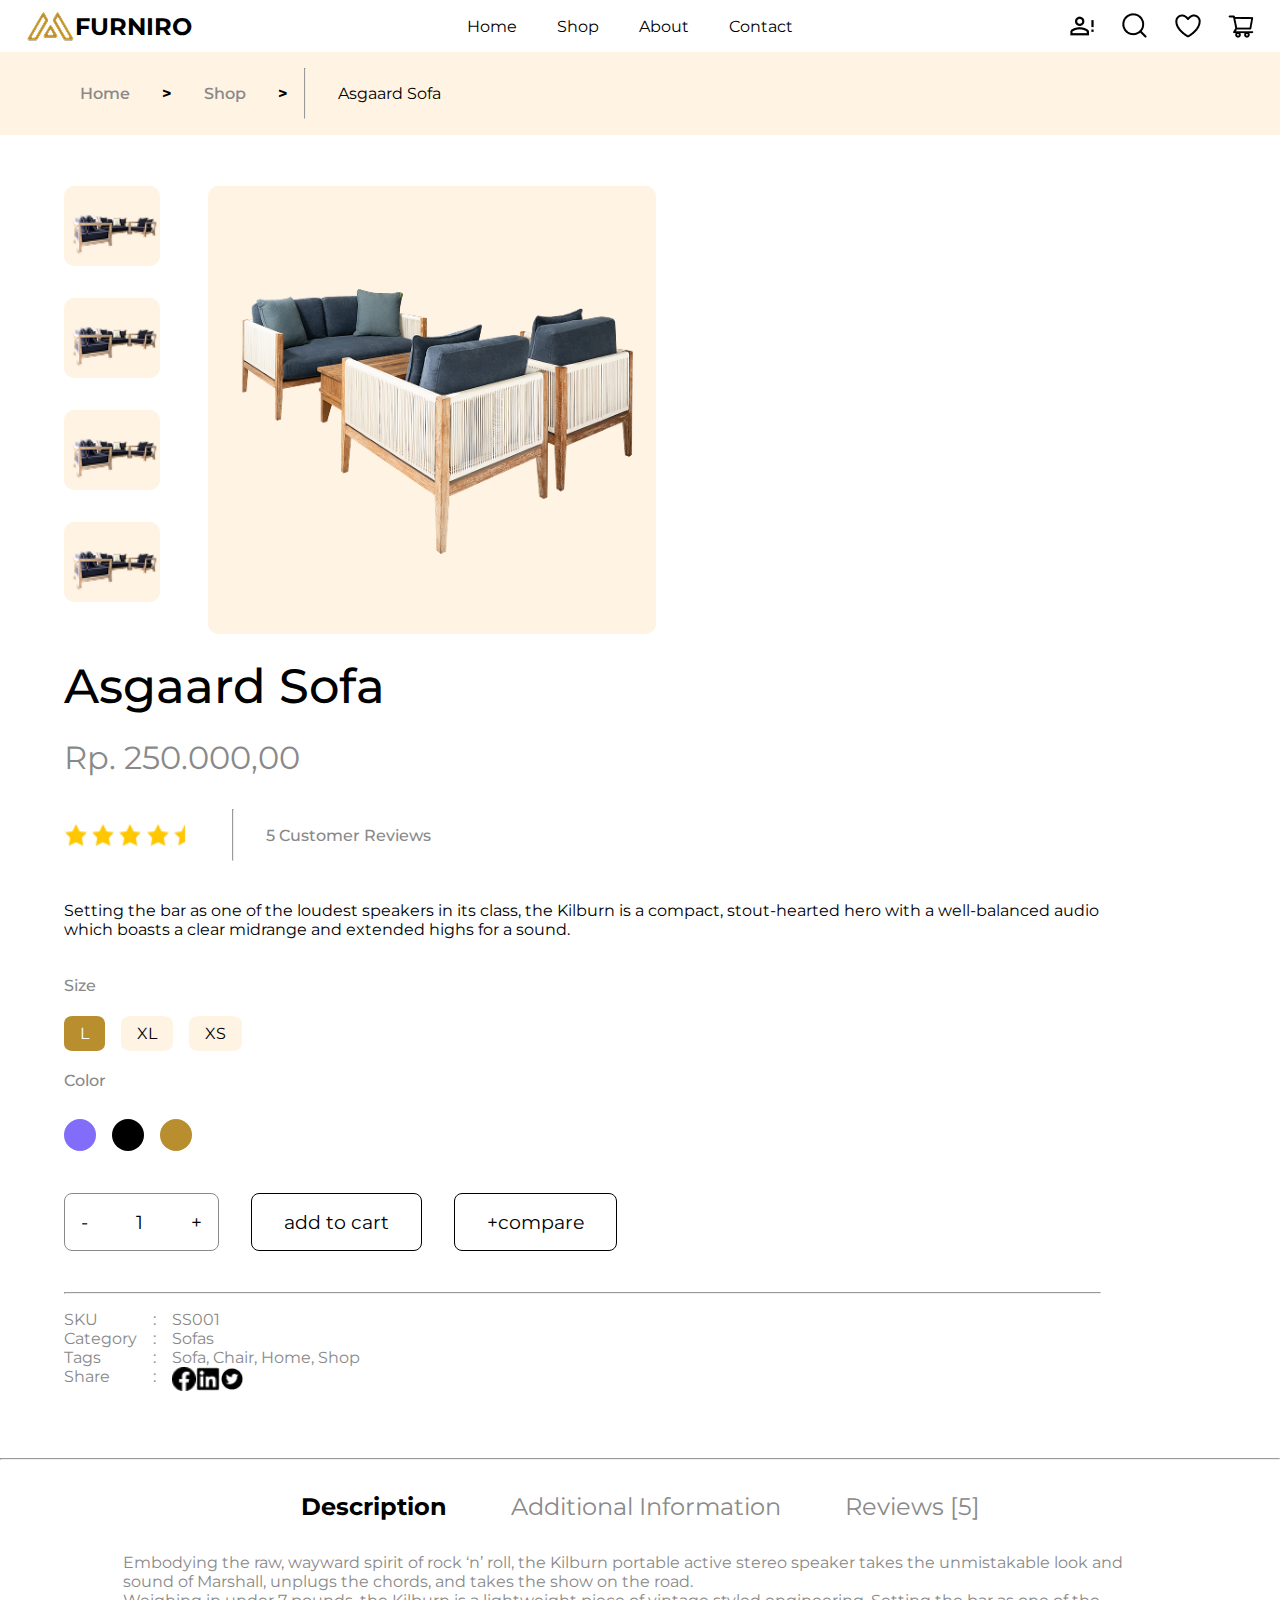
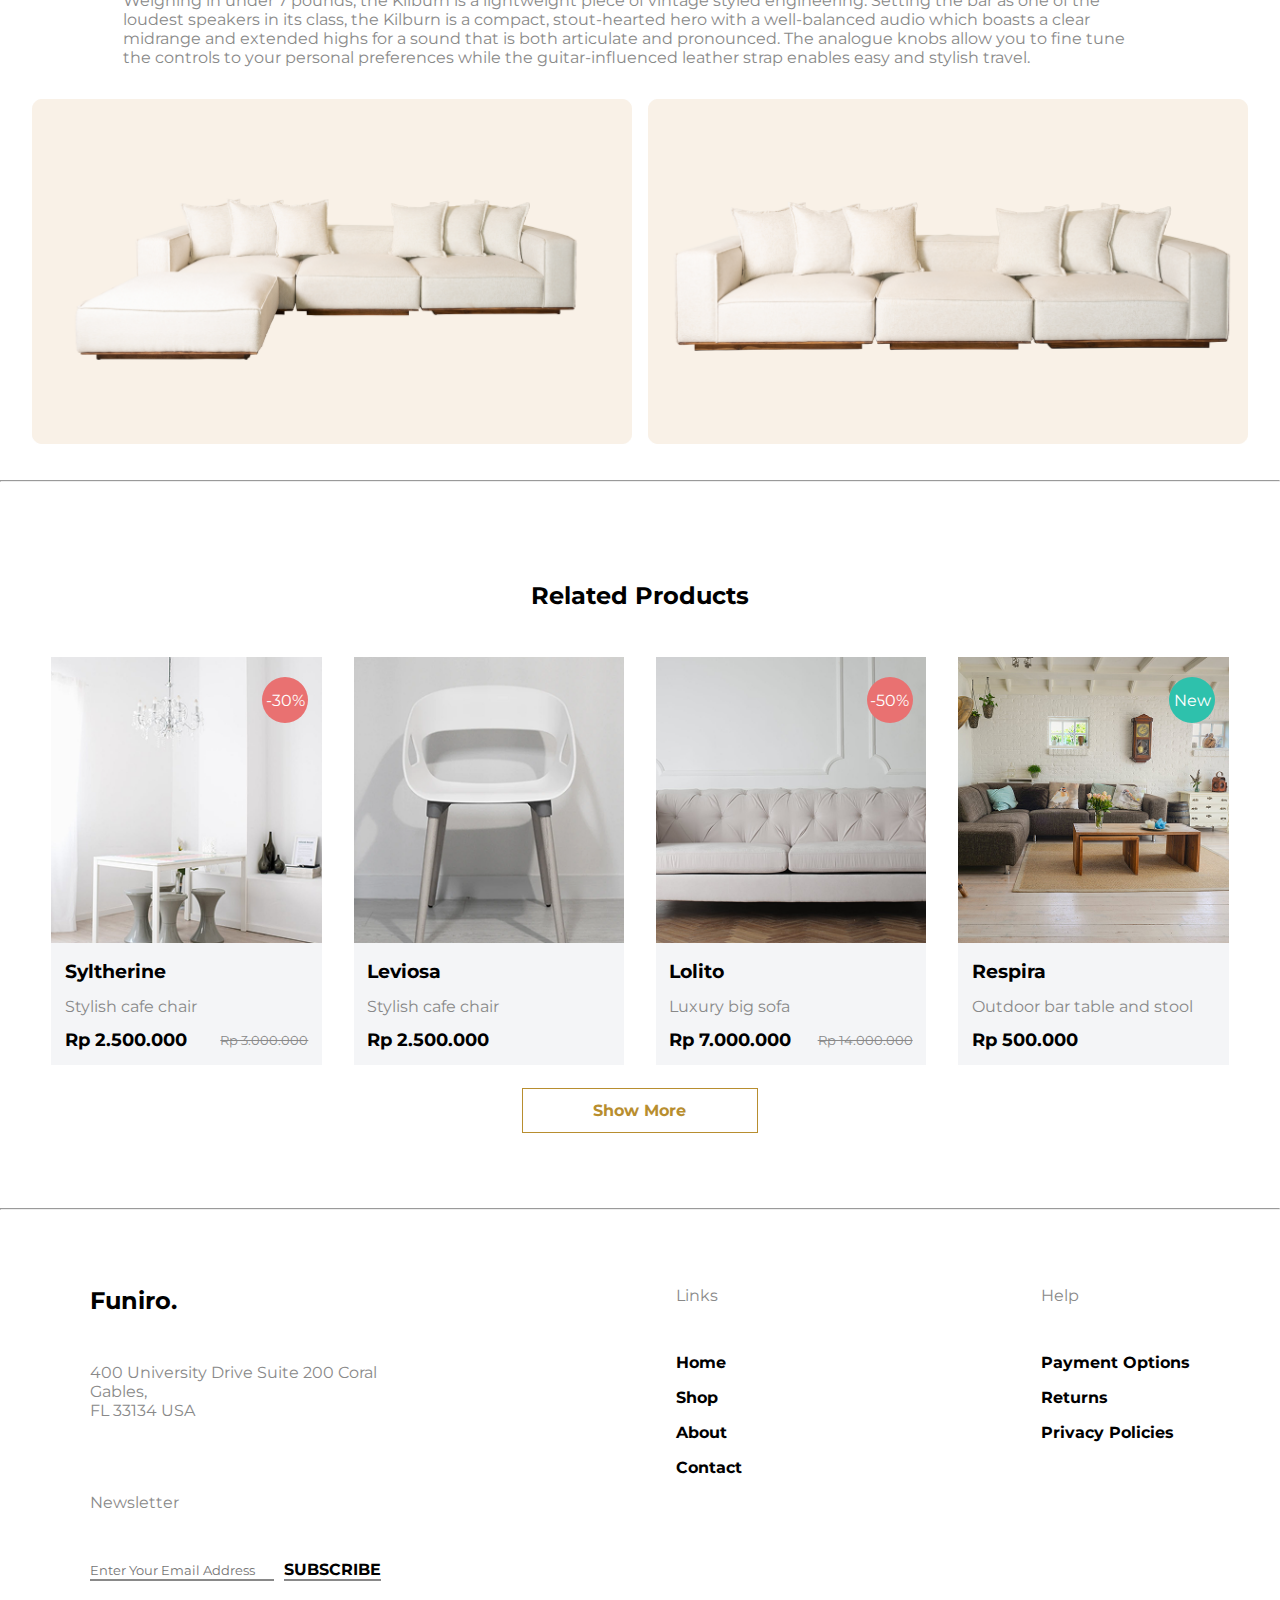
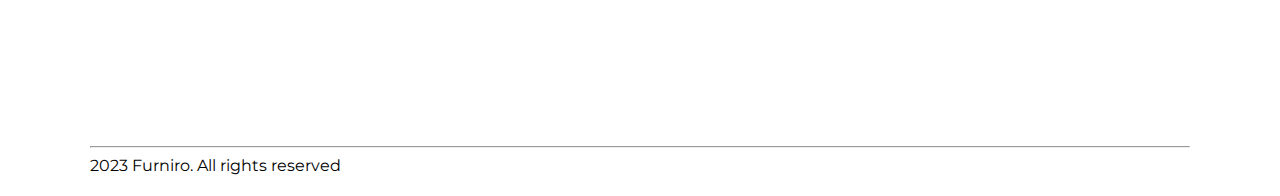
<file: Index3.html>
<!DOCTYPE html>
<html lang="en">
<head>
    <meta charset="UTF-8">
    <meta name="viewport" content="width=device-width, initial-scale=1.0">
    <title>Furniro</title>
    <link rel="stylesheet" href="style.css">
    <link rel="preconnect" href="https://fonts.googleapis.com">
    <link rel="preconnect" href="https://fonts.gstatic.com" crossorigin>
    <link href="https://fonts.googleapis.com/css2?family=Montserrat:ital,wght@0,100..900;1,100..900&display=swap" rel="stylesheet">
</head>
<body>
    
    <div class="nav-background">
        <div class="header-logo">
            <img src="icon/Meubel House_Logos-05.png" alt="">
            <p>FURNIRO</p>
        </div>

        <nav class="nav">
            <a href="index.html">Home</a>

            <a href="index2.html">Shop</a>

            <a href="">About</a>

            <a href="">Contact</a>
        </nav>

        <div class="icons">
            <img src="icon/mdi_account-alert-outline.png" alt="">

            <img src="icon/akar-icons_search.png" alt="">

            <img src="icon/akar-icons_heart.png" alt="">
            
            <img src="icon/ant-design_shopping-cart-outlined.png" alt="">
        </div>
    </div>


    <div class="nav-filter">
        <div class="filter-left">
            <div class="filter-icons">
                <div><a href="index.html">Home</a></div>
                <span>></span>
                <div><a href="index2.html">Shop</a></div>
                <span>></span>
            </div>
            <hr>
            <div style="margin: 1rem 2rem;">
                <p>Asgaard Sofa</p>
            </div>
        </div>
    </div>

    <div class="product-container">
        <div class="product-gallery">
            <div class="gallery-list">
                <div class="gallery-box"><img src="picture/AsgaardSofa/Outdoor sofa set 2.png" alt=""></div>
                <div class="gallery-box"><img src="picture/AsgaardSofa/Outdoor sofa set 2.png" alt=""></div>
                <div class="gallery-box"><img src="picture/AsgaardSofa/Outdoor sofa set 2.png" alt=""></div>
                <div class="gallery-box"><img src="picture/AsgaardSofa/Outdoor sofa set 2.png" alt=""></div>
            </div>
            <div class="main-wrapper">
                <div class="main-image">
                    <img src="picture/AsgaardSofa/Asgaard sofa 3.png" alt="">
                </div>
            </div>
        </div>

        <div class="product-info">
            <p class="product-header">Asgaard Sofa</p>
            <p class="product-price">Rp. 250.000,00</p>

            <div class="rating">
                <div class="star-rating">
                    <img src="icon/dashicons_star-filled.png" alt="">
                    <img src="icon/dashicons_star-filled.png" alt="">
                    <img src="icon/dashicons_star-filled.png" alt="">
                    <img src="icon/dashicons_star-filled.png" alt="">
                    <img src="icon/carbon_star-half.png" alt="">
                </div>
                <hr style="height: 50px;">
                <div>
                    <p><span id="customer-reviews">5 Customer Reviews</span></p>
                </div>
            </div>

            <div class="product-desc">
                <p>Setting the bar as one of the loudest speakers in its class, the Kilburn is a compact, stout-hearted hero with a well-balanced audio which boasts a clear midrange and extended highs for a sound.</p>
                <div class="size">
                    <p><span id="customer-reviews">Size</span></p>
                    <div class="size-option">
                        <div><a id="size-active" href="">L</a></div>
                        <div><a id="size-unactive" href="">XL</a></div>
                        <div><a id="size-unactive" href="">XS</a></div>
                    </div>
                </div>

                <div class="color">
                    <p><span id="customer-reviews">Color</span></p>
                    <div class="color-option">
                        <div class="color-circle-blue"></div>
                        <div class="color-circle-black"></div>
                        <div class="color-circle-golden"></div>
                    </div>
                </div>

                <div class="product-additional">
                    <div class="product-additional-list">
                        <div class="product-addition-subtraction">
                            <div>-</div>
                            <div>1</div>
                            <div>+</div>
                        </div>

                        <div class="product-to-cart">
                            <div>add to cart</div>
                        </div>

                        <div class="product-compare">
                            <div>+</div>
                            <div>compare</div>
                        </div>
                    </div>
                </div>

                <hr>

                <div class="product-detail2">
                    <div>
                        <div>SKU</div>
                        <div>Category</div>
                        <div>Tags</div>
                        <div>Share</div>
                    </div>

                    <div>
                        <div>:</div>
                        <div>:</div>
                        <div>:</div>
                        <div>:</div>
                    </div>

                    <div>
                        <div>SS001</div>
                        <div>Sofas</div>
                        <div>Sofa, Chair, Home, Shop</div>
                        <div class="share-icon">
                            <img src="icon/akar-icons_facebook-fill.png" alt="">
                            <img src="icon/akar-icons_linkedin-box-fill.png" alt="">
                            <img src="icon/ant-design_twitter-circle-filled.png" alt="">
                        </div>
                    </div>
                </div>
            </div>
        </div>
    </div>

    <hr>

        <div class="description">
            <div class="description-tabs">
                <div class="selected">Description</div>
                <div class="unselected">Additional Information</div>
                <div class="unselected">Reviews [5]</div>
            </div>

            <div class="description-content">
                <p>Embodying the raw, wayward spirit of rock ‘n’ roll, the Kilburn portable active stereo speaker takes the unmistakable look and sound of Marshall, unplugs the chords, and takes the show on the road.</p>
                <p>Weighing in under 7 pounds, the Kilburn is a lightweight piece of vintage styled engineering. Setting the bar as one of the loudest speakers in its class, the Kilburn is a compact, stout-hearted hero with a well-balanced audio which boasts a clear midrange and extended highs for a sound that is both articulate and pronounced. The analogue knobs allow you to fine tune the controls to your personal preferences while the guitar-influenced leather strap enables easy and stylish travel.</p>
            </div>

            <div class="product-images">
                <div><img src="picture/AsgaardSofa/cloud-sofa1.png" alt=""></div>
                <div><img src="picture/AsgaardSofa/cloud-sofa2.png" alt=""></div>
            </div>
        </div>

    <hr>

    <div class="products">
        <h2>Related Products</h2>
        <div class="products-list">
            <div class="products-list-type">
                <div class="discount-badge">-30%</div>
                <img src="picture/OurProducts/image 1.png" alt="">
                <h3 class="products-name">Syltherine</h3>
                <p class="products-blur-name">Stylish cafe chair</p>
                <div class="pricing">
                    <div class="discount-price">Rp 2.500.000</div>
                    <div class="normal-price">Rp 3.000.000</div>
                </div>

                <div class="product-overlay">
                    <a href="" class="add-to-cart">Add to Cart</a>
                    <div class="product-action">
                        <span><p></p>Share</span>
                        <span><p></p>Compare</span>
                        <span><p></p>Like</span>
                    </div>
                </div>
            </div>

            <div class="products-list-type">
                <img src="picture/OurProducts/image 2.png" alt="">
                <h3 class="products-name">Leviosa</h3>
                <p class="products-blur-name">Stylish cafe chair</p>
                <div class="pricing">
                    <div class="discount-price">Rp 2.500.000</div>
                </div>

                <div class="product-overlay">
                    <a href="" class="add-to-cart">Add to Cart</a>
                    <div class="product-action">
                        <span><p></p>Share</span>
                        <span><p></p>Compare</span>
                        <span><p></p>Like</span>
                    </div>
                </div>
            </div>

            <div class="products-list-type">
                <div class="discount-badge">-50%</div>
                <img src="picture/OurProducts/image 3.png" alt="">
                <h3 class="products-name">Lolito</h3>
                <p class="products-blur-name">Luxury big sofa</p>
                <div class="pricing">
                    <div class="discount-price">Rp 7.000.000</div>
                    <div class="normal-price">Rp 14.000.000</div>
                </div>

                <div class="product-overlay">
                    <a href="" class="add-to-cart">Add to Cart</a>
                    <div class="product-action">
                        <span><p></p>Share</span>
                        <span><p></p>Compare</span>
                        <span><p></p>Like</span>
                    </div>
                </div>
            </div>

            <div class="products-list-type">
                <div class="new-badge">New</div>
                <img src="picture/OurProducts/image 4.png" alt="" style="object-fit: cover;">
                <h3 class="products-name">Respira</h3>
                <p class="products-blur-name">Outdoor bar table and stool</p>
                <div class="pricing">
                    <div class="discount-price">Rp 500.000</div>
                </div>

                <div class="product-overlay">
                    <a href="" class="add-to-cart">Add to Cart</a>
                    <div class="product-action">
                        <span><p></p>Share</span>
                        <span><p></p>Compare</span>
                        <span><p></p>Like</span>
                    </div>
                </div>
            </div>
        </div>
        <a id="btn-showmore" href="index2.html">
            <div class="btn-showmore">Show More</div>
        </a>
    </div>

    <footer>
        <hr>
        <div class="footer">
            <div class="footer-container">
                <div class="footer-column">
                    <h2 class="footer-logo">Funiro.</h2>
                    <p id="color-898989">
                        400 University Drive Suite 200 Coral <br>Gables,<br>
                        FL 33134 USA
                    </p>
                </div>

                <div class="footer-column">
                    <p class="column-title">Links</p>
                    <ul>
                        <li><a href="#">Home</a></li>
                        <li><a href="#">Shop</a></li>
                        <li><a href="#">About</a></li>
                        <li><a href="#">Contact</a></li>
                    </ul>
                </div>

                <div class="footer-column">
                    <p class="column-title">Help</p>
                    <ul>
                        <li><a href="#">Payment Options</a></li>
                        <li><a href="#">Returns</a></li>
                        <li><a href="#">Privacy Policies</a></li>
                    </ul>
                </div>

                <div class="footer-column">
                    <p class="column-title">Newsletter</p>
                    <div class="newsletter-form">
                        <input type="email" placeholder="Enter Your Email Address">
                        <a href="#">SUBSCRIBE</a>
                    </div>
                </div>
            </div> 

            <hr>
            <div class="footer-copyright">
                <p>2023 Furniro. All rights reserved</p>
            </div>
        </div>
    </footer>

</body>
</html>
</file>
<file: style.css>
*{
    margin: 0%;
    padding: 0%;
    font-family: "Montserrat", sans-serif;
}

img{
    width: 100%;
}

.nav-background{
    display: flex;
    justify-content: space-between;
    align-items: center;
    padding: 10px 25px;
    background-color: #fff;
}

.header-logo{
    display: flex;
    align-items: center;
    font-weight: 700;
    font-size: 24px;
}

.nav {
    display: flex;
    align-items: center;
    gap: 40px;
}

.nav a{
    text-decoration: none;
    color: black;
    gap: 40px;
}

.icons {
    display: flex;
    align-items: center;
    gap: 25px;
}

.banner-background{
    width: 100%;
    position: relative;
}

.banner{
    background-color: #FFF3E3;
    top: 25%;
    right: 15%;
    width: 35%;
    padding: 2% 2%;
    position: absolute;
}

.banner p{
    font-weight: 500;
    margin: 10px 0;
}

.banner h1{
    font-size: 300%;
    margin: 15px 0;
}

.btn-buynow a{
    border: none;
    border-radius: 2px;
    background-color: #B88E2F;
    color: #FFF3E3;
    font-weight: 600;
    padding: 20px 25px;
    text-decoration: none;
}

.browsing{
    display: flex;
    justify-content: center; 
    align-items: center;
    margin: 5% 0;
}

.browse-head{
    display: flex;
    flex-direction: column;
    align-items: center;
}

#browse-head {
    font-size: 28px;
    font-weight: 700;
    margin-bottom: 10px;
}

#desc-lorem{
    margin: 5% 0 15% 0;
}

.browse-category{
    display: flex;
    justify-content: space-around; 
    align-items: center;
    gap: 50px;
    margin-top: 30px;
}

.img-category{
    display: flex;
    flex-direction: column;
    align-items: center;
}

.img-category img{
    border-radius: 15px;
}

.img-category p{
    margin-top: 15px;
    font-weight: 600;
    font-size: 18px;
}

.products {
    display: flex;
    flex-direction: column;
    align-items: center;
    margin: 4%;
}

.products h2{
    margin: 4% 0;
}

.products-list {
    display: flex;
    gap: 0 2rem;
}

.products-list-type {
    background-color:#F4F5F7;
    position: relative;
    display: block;
    overflow: hidden;
}

.product-overlay{
    position: absolute;
    top: 0;
    bottom: 0;
    width: 100%;
    height: 100%;
    background-color: #3331314c;
    display: flex;
    flex-direction: column;
    justify-content: center;
    align-items: center;
    opacity: 0;
    transition: opacity 0.3s ease;
    z-index: 10;
}

.products-list-type:hover .product-overlay{
    opacity: 1;
}

.add-to-cart{
    text-decoration: none;
    background-color: white;
    color: #B88E2F;
    padding: 10px 20px;
    margin-bottom: 15px;
    font-weight: 600;
}

.product-action{
    display: flex;
    gap: 20px;
    color: white;
}

.product-action span{
    display: flex;
    cursor: pointer;
    align-items: center;
    gap: 5px;
    font-weight: 600;
}

.discount-badge {
    background-color: #E97171;
    color: white;
    border-radius: 50%;
    position: absolute;
    padding: 5% 1%;
    width: 15%;
    top: 5%;
    right: 5%;
    text-align: center;
}

.new-badge {
    background-color: #2EC1AC;
    color: white;
    border-radius: 50%;
    position: absolute;
    padding: 5% 1%;
    width: 15%;
    top: 5%;
    right: 5%;
    text-align: center;
}

.products-name {
    font-weight: bold;
    margin: 5%;
}

.products-blur-name {
    color: #898989;
    margin: 5%;
}

.pricing {
    display: flex;
    justify-content: space-between;
    align-items: center;
    margin: 5%;
}

.discount-price {
    font-size: large;
    font-weight: bold;
}

.normal-price {
    text-decoration: line-through;
    color: #898989;
    font-size: small;
}

#btn-showmore {
    text-decoration: none;
    width: 20%;
    padding: 2%;
}

.btn-showmore {
    border: solid 1px #B88E2F;
    color: #B88E2F;
    font-weight: bold;
    text-align: center;
    padding: 5% 0;
}

.room-inspiration{
    background-color: #FFF3E3;
    width: 100%;
    display: flex;
    padding: 3% 0;
    align-items: center;
    justify-content: space-evenly;
}

.room-inspiraiton-details{
    width: 30%;
}

#inspiration-text{
    font-weight: bolder;
    font-size: 250%;
}

#inspiration-desc{
    padding: 5% 0;
    color: #898989;
}

.btn-explore{
    color: white;
    font-weight: bold;
    text-decoration: none;
}

#explore-style{
    background-color: #B88E2F;
    padding: 3%;
    width: 30%;
    text-align: center;
}

.inspiration-room-card{
    position: relative;
}

.room-name{
    top: 75%;
    left: 10%;
    background-color:#FFFFFFB8;
    padding: 1rem;
    width: 10rem;
}

#name-room{
    color: #898989;
    margin: 0;
}

#inner-peace{
    font-size: x-large;
    font-weight: bold;
    margin: 0;
}

.labeling{
    position: absolute;
    display: flex;
    width: max-content;
    align-items: end;
    bottom: 1.5rem;
    left: 1rem;
}

.room-arrow{
    top: 88.5%;
    right: 30%;
    display: flex;
    background-color: #B88E2F;
}

.inspiration-img{
    position: relative;
    display: flex;
}

.slide-container{
    display: flex;
    gap: 1rem;
    margin: 1rem 0;
    align-items: center;
}

.slide-circle{
    width: 0.5rem;
    height: 0.5rem;
    background-color: #898989;
    border-radius: 100%;
}

.slide-active{
    width: 1rem;
    height: 1rem;
    border: solid 2px #B88E2F;
    border-radius: 100%;
    display: flex;
    justify-content: center;
    align-items: center;
}

.slide-active div{
    background-color: #B88E2F;
}

.slide-show{
    position: absolute;
    right: 5rem;
    width: 2rem;
    height: 2rem;
    background-color: white;
    border-radius: 100%;
    display: flex;
    align-items: center;
    justify-content: center;
    box-shadow: rgba(0, 0, 0, 0.356) 2px 2px 2px;
}

.slide-show a{
    text-decoration: none;
    color: #B88E2F;
    font-size: large;
}

.sharing-setup{
    position: relative;
    display: flex;
    flex-direction: column;
    align-items: center;
    margin: 4% 0;
}

.sharing-gallery{
    display: flex;
    align-items: center;
    justify-content: center;
    width: 100%;
}

.gallery{
    display: flex;
    flex-direction: column;
    gap: 1rem;
}

.gallery-img-up{
    display: flex;
    align-items: end;
}

.gallery-img-up img{
    width: 100%;
    height: 100%;
    margin: 0 0.5rem;
}

.gallery-img{
    display: flex;
}

.gallery-img img{
    width: 100%;
    height: 100%;
    margin: 0 0.5rem;
}

.gallery-img-bottom{
    display: flex;
}

.gallery-img-bottom img{
    width: 100%;
    height: 100%;
    margin: 0 0.5rem;
}

.footer{
    padding: 6% 7% 1% 7%;
}

.footer-container {
    display: flex;
    justify-content: space-between;
    flex-wrap: wrap;
    gap: 10%;
    margin-bottom: 15%;
}
.footer-column {
    display: flex;
    flex-direction: column;
    gap: 3rem;
}

.column-title {
    color: #898989;
}

.footer-column ul {
    list-style: none;
}

.footer-column ul li {
    margin-bottom: 1rem;
}

.footer-column ul li a {
    text-decoration: none;
    color: black;
    font-weight: bold;
}

.newsletter-form {
    display: flex;
    gap: 10px;
}

.newsletter-form input {
    border: none;
    border-bottom: 2px solid #898989;
}

.newsletter-form a {
    text-decoration: none;
    color: black;
    font-weight: bold;
    border-bottom: 2px solid #898989;
}

.footer-copyright {
    display: flex;
    align-items: center;
    margin: 0.5rem 0;
}

#color-B88E2F{
    color: #B88E2F;
}

#color-898989{
    color: #898989;
}









.shop-img{
    position: relative;
    display: flex;
    align-items: center;
    justify-content: center;
}

.shop-img img{
    height: 20rem;
    object-fit: cover;
    opacity: 60%;
    filter: blur(2px);
}

.shop-label{
    position: absolute;
    justify-items: center;
}

.nav-filter{
    background-color: #FFF3E3;
    display: flex;
    justify-content: space-between;
    padding: 1rem 2rem;
    align-items: center;
}

.nav-filter div{
    margin: 0 1rem;
}

.filter-left{
    display: flex;
}

.filter-icons{
    display: flex;
    gap: 1rem;
    align-items: center;
}

.filter-icons a{
    text-decoration: none;
    color: #898989;
    font-weight: 550;
}

.filter-icons span{
    font-weight: bold;
}

.result-right{
    display: flex;
}

.result{
    display: flex;
    gap: 1rem;
    align-items: center;
}

#result-box{
    background-color: white;
    color: #898989;
    padding: 1rem;
}

#result-box-2{
    background-color: white;
    color: #898989;
    padding: 1rem 4rem 1rem 1rem;
}

.pagination{
    display: flex;
    justify-content: center;
    align-items: center;
}

.pagination-list{
    display: flex;
    gap: 2rem;
    flex-direction: row;
}

#pagination-selected{
    background-color: #B88E2F;
    padding: 1rem 1.5rem;
    border-radius: 4px;
}

#pagination-selected a{
    color: white;
    text-decoration: none;
}

#pagination-unselected{
    background-color: #FFF3E3;
    padding: 1rem 1.5rem;
    border-radius: 4px;
}

#pagination-unselected a{
    color: black;
    text-decoration: none;
}

.quality-banner{
    background-color: #FFF3E3;
    display: flex;
    align-items: center;
    justify-content: center;
    padding: 5rem 0;
    margin: 4rem 0 0 0;
}

.banner-listing{
    display: flex;
    gap: 5rem;
}

.quality-banner-type{
    display: flex;
    align-items: center;
}

#spacing{
    margin: 0 0.5rem;
    line-height: 2rem;
}







.product-container{
    display: flex;
    flex-wrap: wrap;
    margin: 4%;
    padding: 0 1%;
}

.product-gallery{
    display: flex;
    gap: 3rem;
    padding: 0 7% 0 0;
}

.gallery-list{
    display: flex;
    flex-direction: column;
    gap: 2rem;
}

.gallery-list img{
    object-fit: cover;
}

.gallery-box{
    width: 6rem;
    height: 5rem;
    background-color: #FFF3E3;
    border-radius: 10px;
}

.main-wrapper{
    background-color: #FFF3E3;
    width: 28rem;
    height: 28rem;
    display: flex;
    align-items: center;
    border-radius: 10px;
}

.main-image img{
    width: 100%;
    height: auto;
    object-fit: cover;
}

.product-info{
    flex: 1;
    width: 65%;
}

.product-header{
    margin: 2% 0;
    font-size: 300%;
    font-weight: 500;
}

.product-price{
    font-size: 200%;
    font-weight: 400;
    color: #898989;
}

.rating {
    display: flex;
    align-items: center;
    margin: 2rem 0;
    gap: 2rem;
}

.star-rating{
    display: flex;
}

.star-rating img{
    width: 1.5rem;
    height: 1.5rem;
    margin-right: 0.2rem;
}

#customer-reviews{
    color: #898989;
    font-weight: 500;
}

.product-desc{
    width: 90%;
}
.product-desc p{
    padding: 0.5rem 0;
}

.size{
    margin: 2% 0;
}

.size-option{
    gap: 1rem;
    display: flex;
    margin: 2% 0;
    align-items: center;
}

#size-active{
    text-decoration: none;
    color: white;
    padding: 0.5rem 1rem;
    background-color: #B88E2F;
    border-radius: 20%;
}

#size-unactive{
    text-decoration: none;
    color: black;
    padding: 0.5rem 1rem;
    background-color: #FFF3E3;
    border-radius: 20%;
}

.color{
    margin: 2% 0;
}

.color-option{
    gap: 1rem;
    display: flex;
    margin: 2% 0;
    gap: 1rem;
    align-items: center;
}

.color-circle-blue{
    background-color: #816DFA;
    width: 2rem;
    height: 2rem;
    border-radius: 100%;
}

.color-circle-black{
    background-color: #000000;
    width: 2rem;
    height: 2rem;
    border-radius: 100%;
}

.color-circle-golden{
    background-color: #B88E2F;
    width: 2rem;
    height: 2rem;
    border-radius: 100%;
}

.product-additional{
    margin: 4% 0;
}

.product-additional-list{
    display: flex;
    gap: 2rem;
    align-items: center;
}

.product-addition-subtraction{
    display: flex;
    align-items: center;
    gap: 3rem;
    border: solid 1px #898989;
    padding: 1rem 1rem;
    border-radius: 0.5rem;
    font-size: larger;
}

.product-to-cart{
    display: flex;
    align-items: center;
    gap: 3rem;
    border: solid 1px black;
    padding: 1rem 2rem;
    border-radius: 0.5rem;
    font-size: larger;
}

.product-compare{
    display: flex;
    align-items: center;
    border: solid 1px black;
    padding: 1rem 2rem;
    border-radius: 0.5rem;
    font-size: larger;
}

.product-detail2{
    margin: 1rem 0;
    display: flex;
    gap: 1rem;
    color: #898989;
}

.share-icon{
    display: flex;
}

.share-icon img{
    width: 1.5rem;
    height: 1.5rem;
}

.description{
    display: flex;
    flex-direction: column;
    align-items: center;
    padding: 2rem;
}

.description-tabs{
    display: flex;
    align-items: center;
    gap: 4rem;
}

.selected{
    font-size: x-large;
    font-weight: bold;
}

.unselected{
    font-size: x-large;
    color: #898989;
    transition: all 0.4s;
}

.description-content{
    color: #898989;
    width: 85%;
    margin: 2rem 0;
}

.product-images{
    display: flex;
    gap: 1rem;
}
</file>
